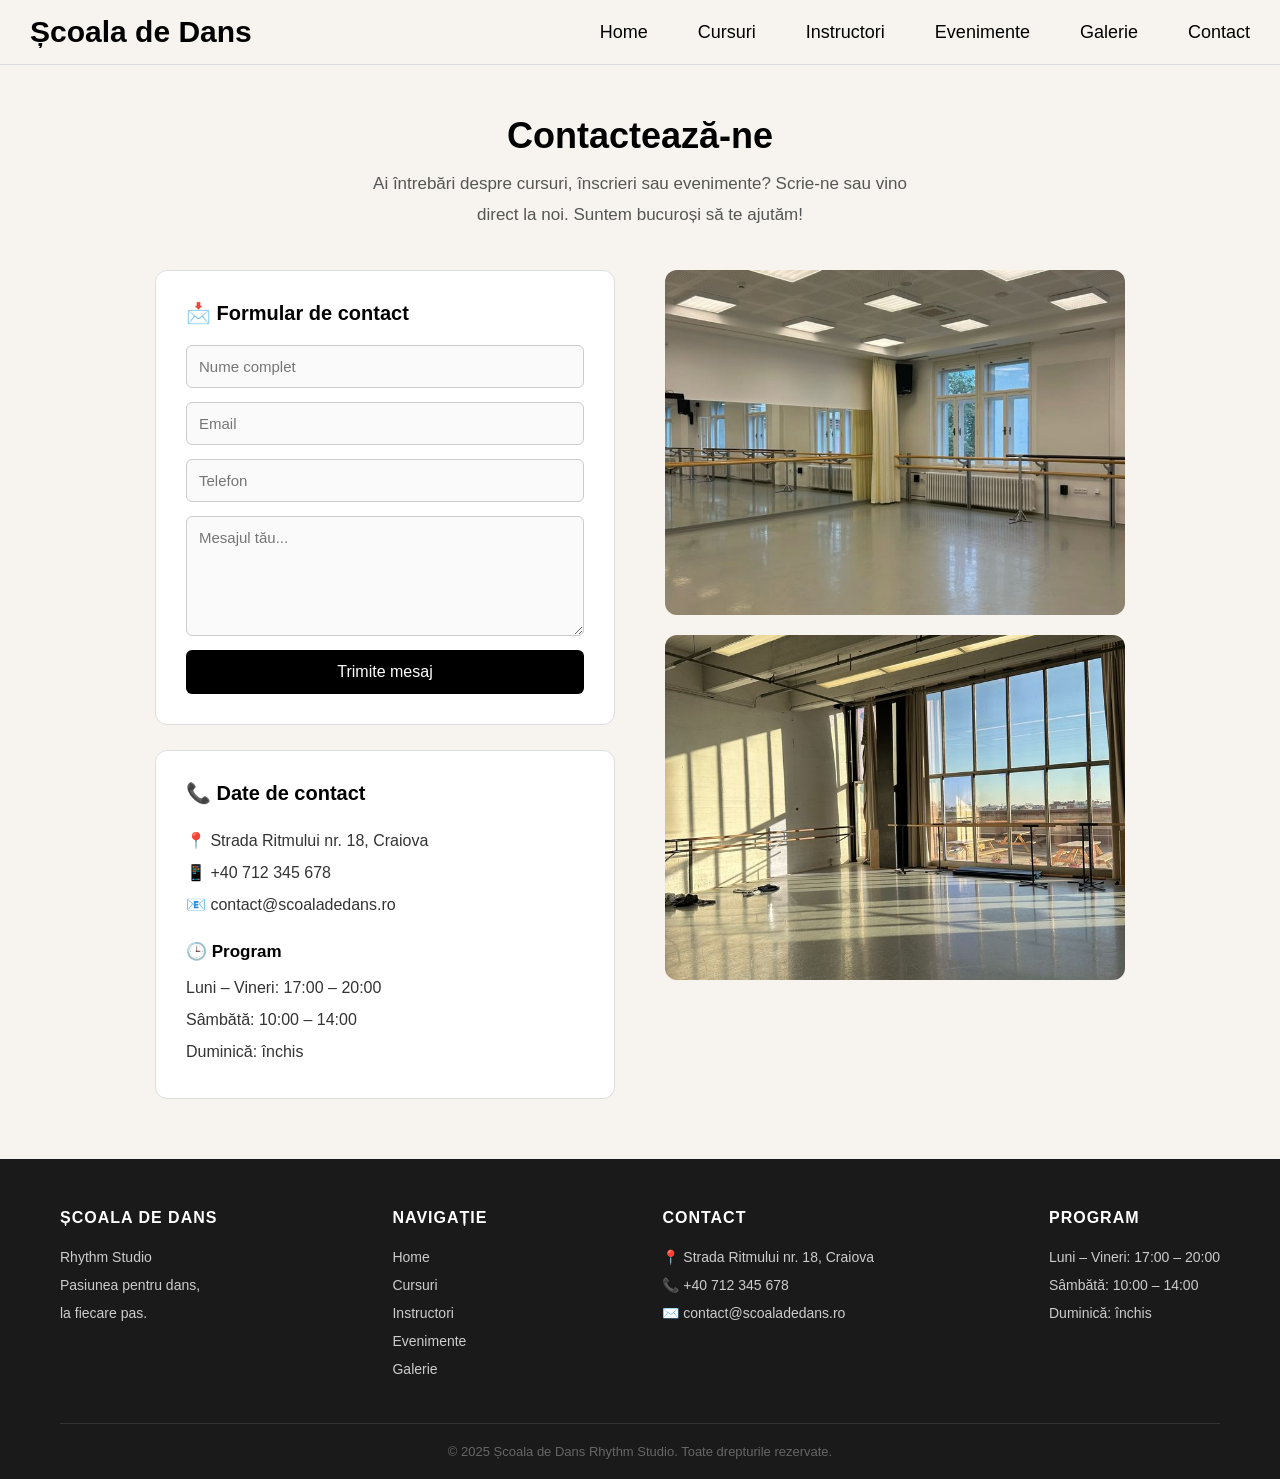
<file: versiunea-html-css/contact.html>
<!DOCTYPE html>
<html lang="ro">
<head>
    <meta charset="UTF-8">
    <meta name="viewport" content="width=device-width, initial-scale=1.0">
    <title>Contact - Școala de Dans</title>
    <link rel="stylesheet" href="contact.css">
</head>

<body>

    <header>
        <div class="logo">Școala de Dans</div>

        <nav>
            <a href="index.html">Home</a>
            <a href="cursuri.html">Cursuri</a>
            <a href="instructorii.html">Instructori</a>
            <a href="evenimente.html">Evenimente</a>
            <a href="galerie.html">Galerie</a>
            <a href="contact.html">Contact</a>
        </nav>
    </header>

    <main>

        <div class="contact-intro">
            <h1>Contactează-ne</h1>
            <p>Ai întrebări despre cursuri, înscrieri sau evenimente? Scrie-ne sau vino direct la noi. Suntem bucuroși să te ajutăm!</p>
        </div>

        <div class="container">

            <div class="left">

                <div class="card">
                    <h2>📩 Formular de contact</h2>
                    <form>
                        <input type="text" placeholder="Nume complet">
                        <input type="email" placeholder="Email">
                        <input type="tel" placeholder="Telefon">
                        <textarea placeholder="Mesajul tău..."></textarea>
                        <button type="submit">Trimite mesaj</button>
                    </form>
                </div>

                <div class="card">
                    <h2>📞 Date de contact</h2>
                    <p>📍 Strada Ritmului nr. 18, Craiova</p>
                    <p>📱 +40 712 345 678</p>
                    <p>📧 contact@scoaladedans.ro</p>
                    <h3>🕒 Program</h3>
                    <p>Luni – Vineri: 17:00 – 20:00<br>Sâmbătă: 10:00 – 14:00<br>Duminică: închis</p>
                </div>

            </div>

            <div class="right">
                <img src="images/ballet studio.jpg" alt="Sala de dans">
                <img src="images/ballet studio-2.jpg" alt="Sala de dans">
            </div>

        </div>

    </main>

    <footer>
        <div class="footer-grid">

            <div class="footer-col">
                <h4>Școala de Dans</h4>
                <p>Rhythm Studio</p>
                <p>Pasiunea pentru dans,<br>la fiecare pas.</p>
            </div>

            <div class="footer-col">
                <h4>Navigație</h4>
                <a href="index.html">Home</a>
                <a href="cursuri.html">Cursuri</a>
                <a href="instructorii.html">Instructori</a>
                <a href="evenimente.html">Evenimente</a>
                <a href="galerie.html">Galerie</a>
            </div>

            <div class="footer-col">
                <h4>Contact</h4>
                <p>📍 Strada Ritmului nr. 18, Craiova</p>
                <p>📞 +40 712 345 678</p>
                <p>✉️ contact@scoaladedans.ro</p>
            </div>

            <div class="footer-col">
                <h4>Program</h4>
                <p>Luni – Vineri: 17:00 – 20:00</p>
                <p>Sâmbătă: 10:00 – 14:00</p>
                <p>Duminică: închis</p>
            </div>

        </div>

        <div class="footer-bottom">
            &copy; 2025 Școala de Dans Rhythm Studio. Toate drepturile rezervate.
        </div>
    </footer>

</body>
</html>
</file>
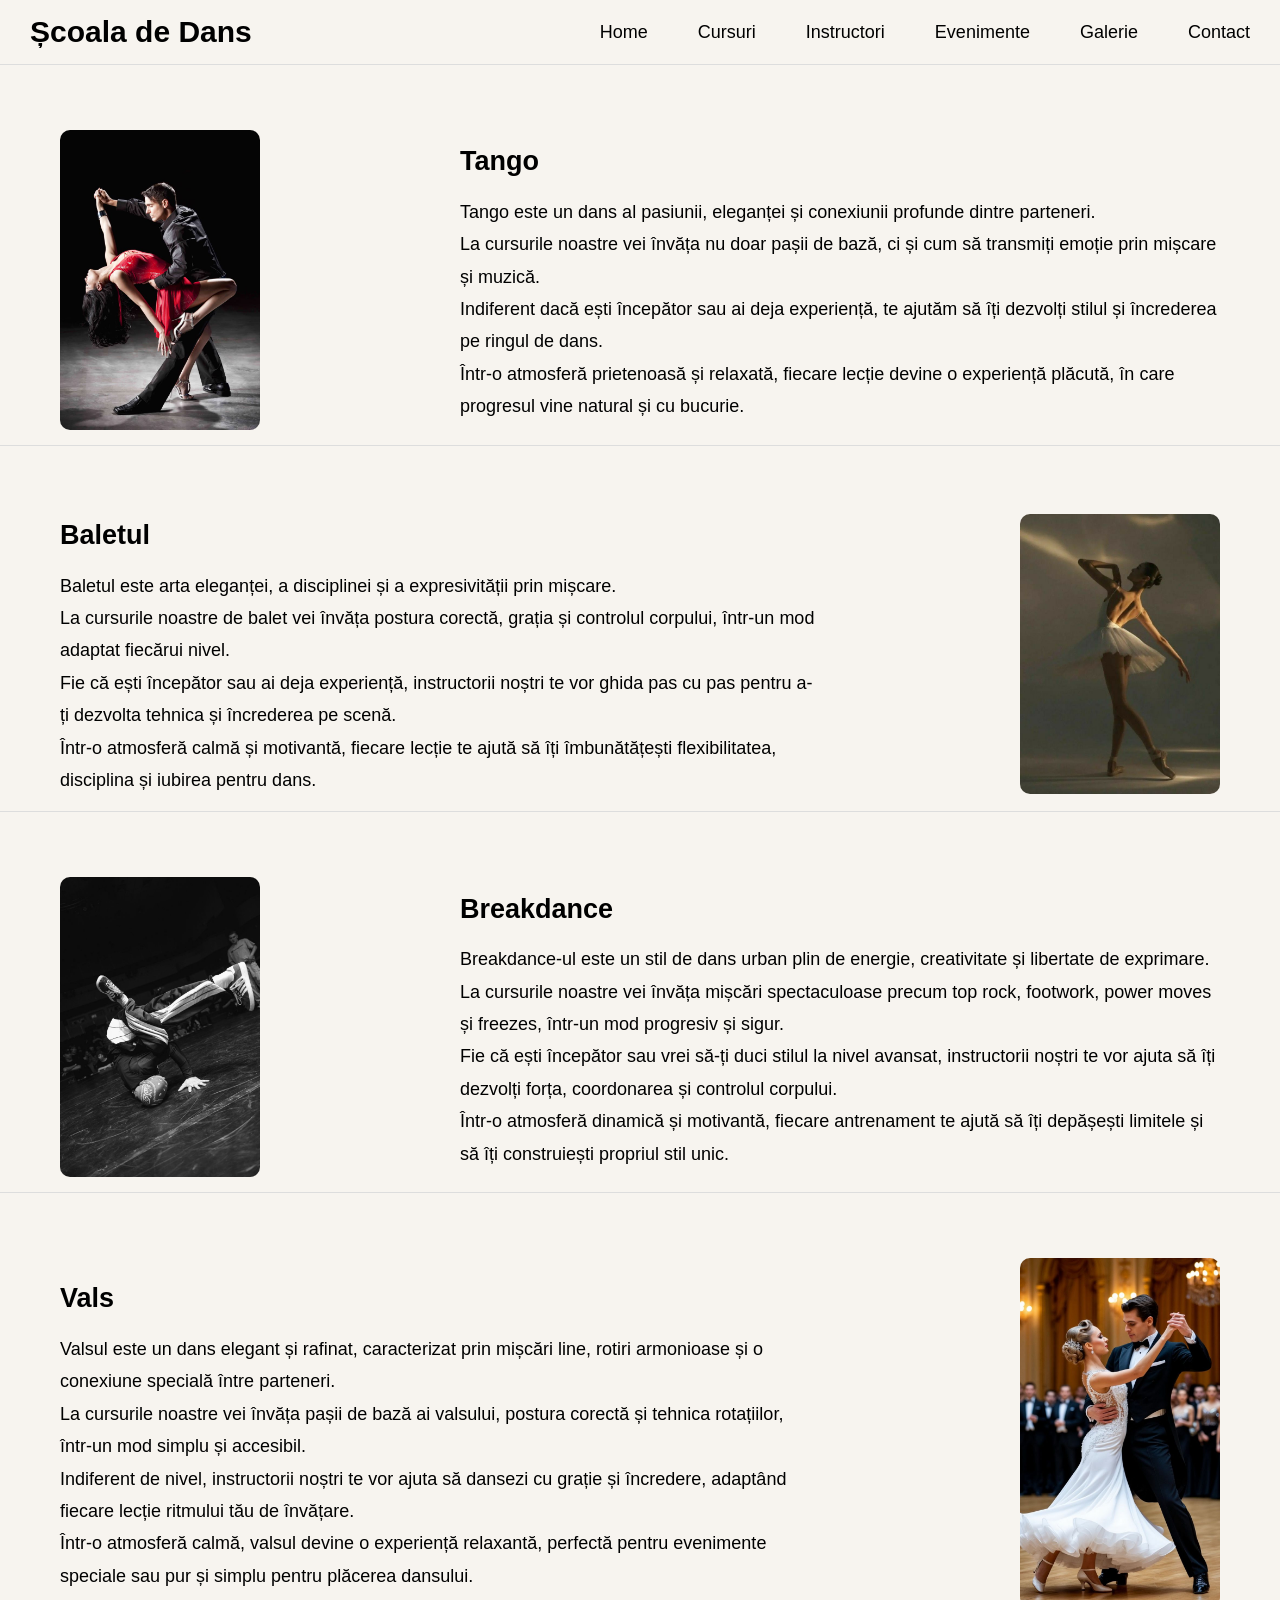
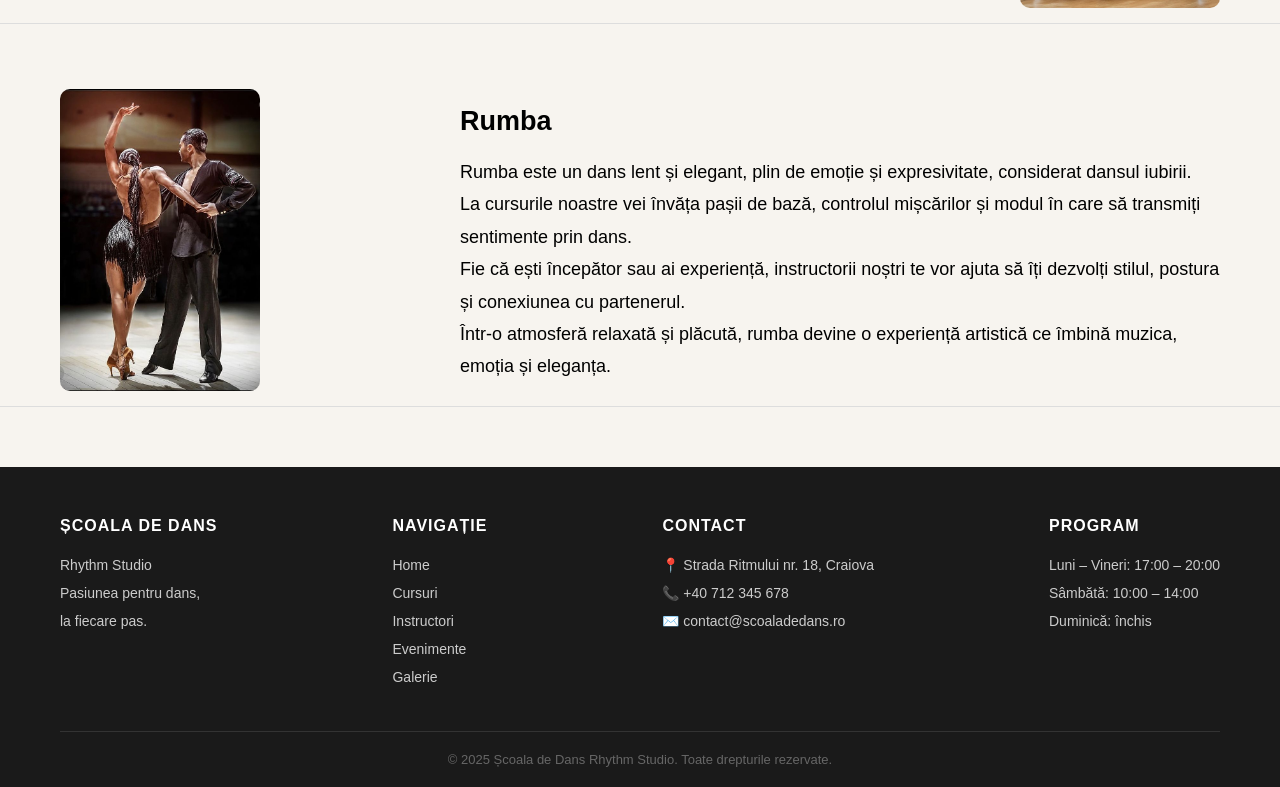
<file: versiunea-html-css/cursuri.html>
<!DOCTYPE html>
<html lang="ro">
<head>
    <meta charset="UTF-8">
    <meta name="viewport" content="width=device-width, initial-scale=1.0">
    <title>Cursuri - Școala de Dans</title>
    <link rel="stylesheet" href="cursuri.css">
</head>

<body>

    <header>
        <div class="logo">Școala de Dans</div>

        <nav>
            <a href="index.html">Home</a>
            <a href="cursuri.html">Cursuri</a>
            <a href="instructorii.html">Instructori</a>
            <a href="evenimente.html">Evenimente</a>
            <a href="galerie.html">Galerie</a>
            <a href="contact.html">Contact</a>
        </nav>
    </header>

    <main>

        <section class="curs">
            <img src="images/Tango.jpg" alt="Tango">
            <div class="curs-text">
                <h2>Tango</h2>
                <p>
                    Tango este un dans al pasiunii, eleganței și conexiunii profunde dintre parteneri. <br>
                    La cursurile noastre vei învăța nu doar pașii de bază, ci și cum să transmiți emoție prin mișcare și muzică. <br>
                    Indiferent dacă ești începător sau ai deja experiență, te ajutăm să îți dezvolți stilul și încrederea pe ringul de dans. <br>
                    Într-o atmosferă prietenoasă și relaxată, fiecare lecție devine o experiență plăcută, în care progresul vine natural și cu bucurie.
                </p>
            </div>
        </section>

        <section class="curs">
            <div class="curs-text">
                <h2>Baletul</h2>
                <p>
                    Baletul este arta eleganței, a disciplinei și a expresivității prin mișcare. <br>
                    La cursurile noastre de balet vei învăța postura corectă, grația și controlul corpului, într-un mod adaptat fiecărui nivel. <br>
                    Fie că ești începător sau ai deja experiență, instructorii noștri te vor ghida pas cu pas pentru a-ți dezvolta tehnica și încrederea pe scenă. <br>
                    Într-o atmosferă calmă și motivantă, fiecare lecție te ajută să îți îmbunătățești flexibilitatea, disciplina și iubirea pentru dans.
                </p>
            </div>
            <img src="images/balet.jpg" alt="Balet">
        </section>

        <section class="curs">
            <img src="images/breakdance.jpg" alt="Breakdance">
            <div class="curs-text">
                <h2>Breakdance</h2>
                <p>
                    Breakdance-ul este un stil de dans urban plin de energie, creativitate și libertate de exprimare. <br>
                    La cursurile noastre vei învăța mișcări spectaculoase precum top rock, footwork, power moves și freezes, într-un mod progresiv și sigur. <br>
                    Fie că ești începător sau vrei să-ți duci stilul la nivel avansat, instructorii noștri te vor ajuta să îți dezvolți forța, coordonarea și controlul corpului. <br>
                    Într-o atmosferă dinamică și motivantă, fiecare antrenament te ajută să îți depășești limitele și să îți construiești propriul stil unic.
                </p>
            </div>
        </section>

        <section class="curs">
            <div class="curs-text">
                <h2>Vals</h2>
                <p>
                    Valsul este un dans elegant și rafinat, caracterizat prin mișcări line, rotiri armonioase și o conexiune specială între parteneri. <br>
                    La cursurile noastre vei învăța pașii de bază ai valsului, postura corectă și tehnica rotațiilor, într-un mod simplu și accesibil. <br>
                    Indiferent de nivel, instructorii noștri te vor ajuta să dansezi cu grație și încredere, adaptând fiecare lecție ritmului tău de învățare. <br>
                    Într-o atmosferă calmă, valsul devine o experiență relaxantă, perfectă pentru evenimente speciale sau pur și simplu pentru plăcerea dansului.
                </p>
            </div>
            <img src="images/vals1.jpg" alt="Vals">
        </section>

        <section class="curs">
            <img src="images/rumba.jpg" alt="Rumba">
            <div class="curs-text">
                <h2>Rumba</h2>
                <p>
                    Rumba este un dans lent și elegant, plin de emoție și expresivitate, considerat dansul iubirii. <br>
                    La cursurile noastre vei învăța pașii de bază, controlul mișcărilor și modul în care să transmiți sentimente prin dans. <br>
                    Fie că ești începător sau ai experiență, instructorii noștri te vor ajuta să îți dezvolți stilul, postura și conexiunea cu partenerul. <br>
                    Într-o atmosferă relaxată și plăcută, rumba devine o experiență artistică ce îmbină muzica, emoția și eleganța.
                </p>
            </div>
        </section>

    </main>

    <footer>
        <div class="footer-grid">

            <div class="footer-col">
                <h4>Școala de Dans</h4>
                <p>Rhythm Studio</p>
                <p>Pasiunea pentru dans,<br>la fiecare pas.</p>
            </div>

            <div class="footer-col">
                <h4>Navigație</h4>
                <a href="index.html">Home</a>
                <a href="cursuri.html">Cursuri</a>
                <a href="instructorii.html">Instructori</a>
                <a href="evenimente.html">Evenimente</a>
                <a href="galerie.html">Galerie</a>
            </div>

            <div class="footer-col">
                <h4>Contact</h4>
                <p>📍 Strada Ritmului nr. 18, Craiova</p>
                <p>📞 +40 712 345 678</p>
                <p>✉️ contact@scoaladedans.ro</p>
            </div>

            <div class="footer-col">
                <h4>Program</h4>
                <p>Luni – Vineri: 17:00 – 20:00</p>
                <p>Sâmbătă: 10:00 – 14:00</p>
                <p>Duminică: închis</p>
            </div>

        </div>

        <div class="footer-bottom">
            &copy; 2025 Școala de Dans Rhythm Studio. Toate drepturile rezervate.
        </div>
    </footer>

</body>
</html>
</file>
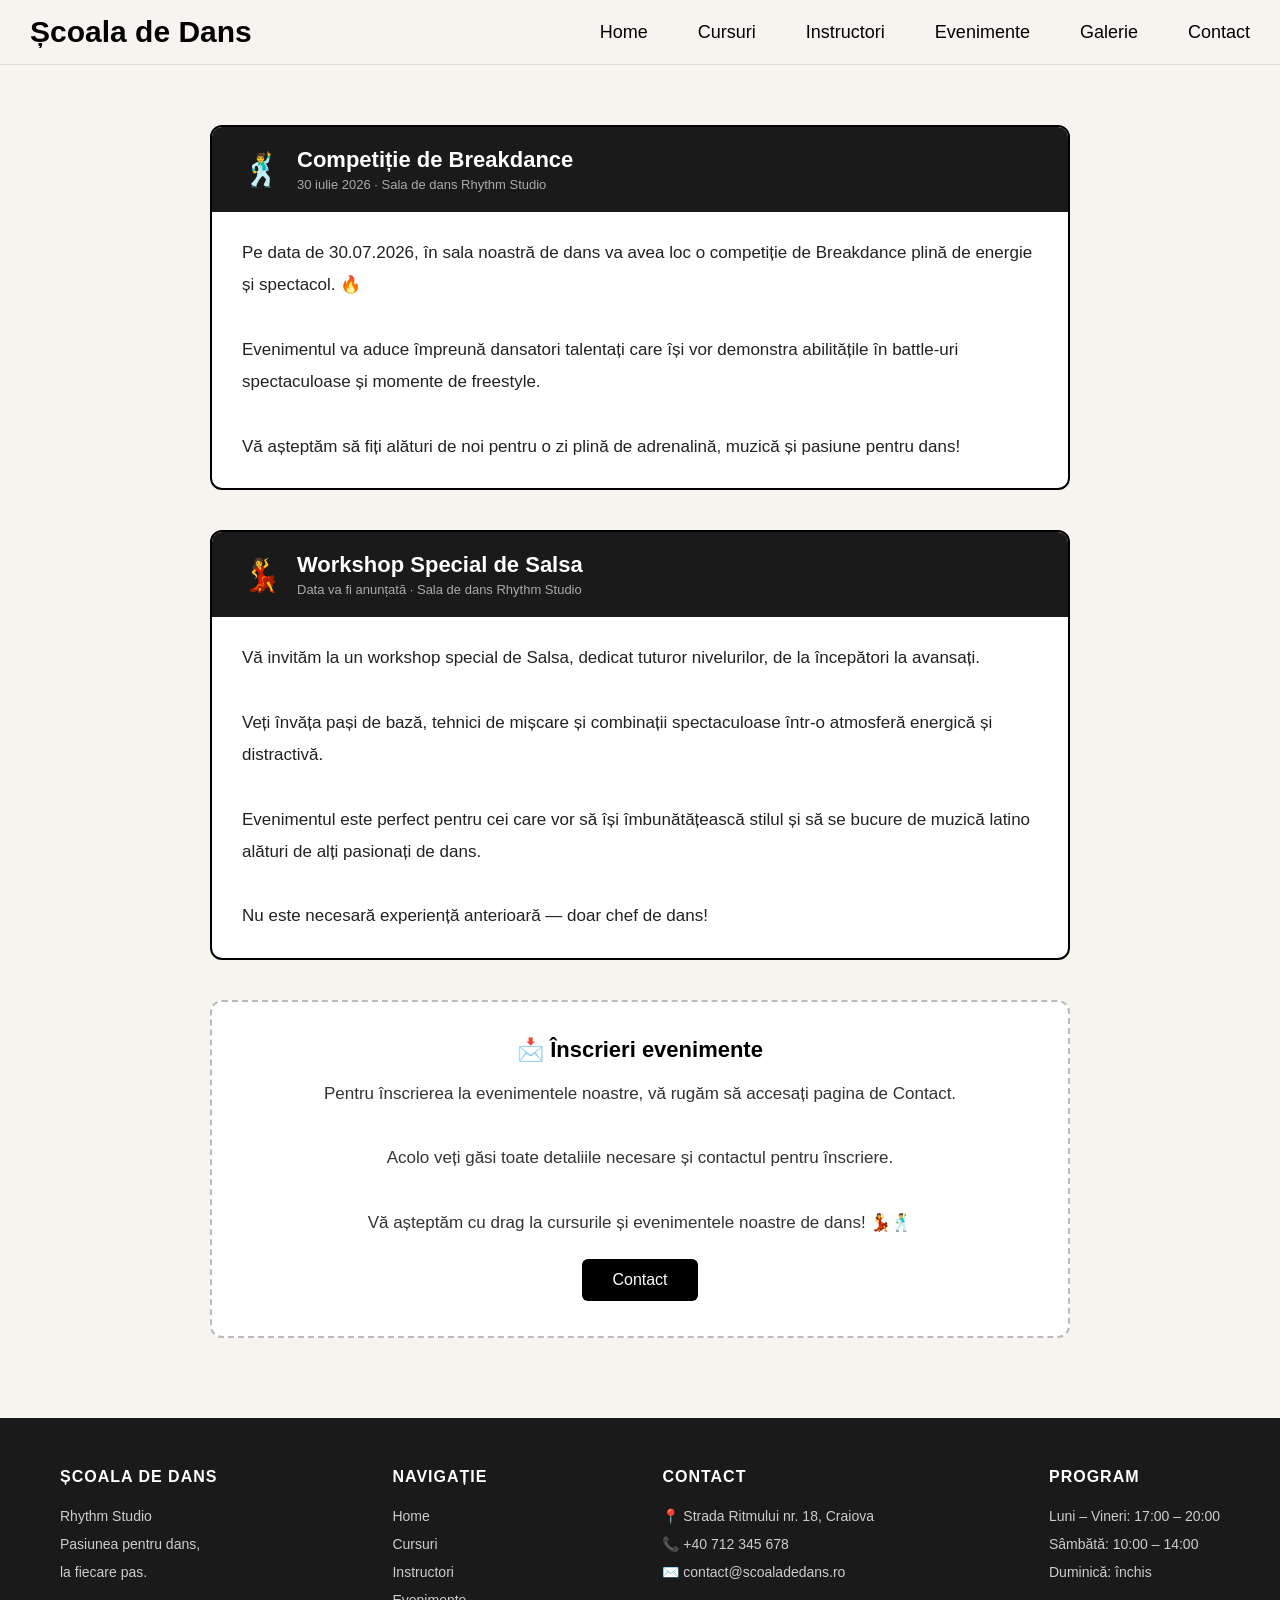
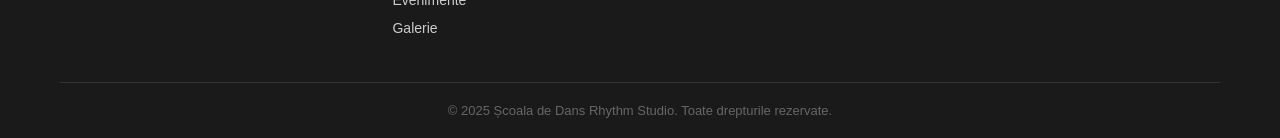
<file: versiunea-html-css/evenimente.html>
<!DOCTYPE html>
<html lang="ro">
<head>
    <meta charset="UTF-8">
    <meta name="viewport" content="width=device-width, initial-scale=1.0">
    <title>Evenimente - Școala de Dans</title>
    <link rel="stylesheet" href="evenimente.css">
</head>

<body>

    <header>
        <div class="logo">Școala de Dans</div>

        <nav>
            <a href="index.html">Home</a>
            <a href="cursuri.html">Cursuri</a>
            <a href="instructorii.html">Instructori</a>
            <a href="evenimente.html">Evenimente</a>
            <a href="galerie.html">Galerie</a>
            <a href="contact.html">Contact</a>
        </nav>
    </header>

    <main>

        <article class="eveniment">
            <div class="eveniment-header">
                <span class="emoji">🕺</span>
                <div>
                    <h2>Competiție de Breakdance</h2>
                    <p class="eveniment-data">30 iulie 2026 · Sala de dans Rhythm Studio</p>
                </div>
            </div>
            <div class="eveniment-body">
                Pe data de 30.07.2026, în sala noastră de dans va avea loc o competiție de Breakdance plină de energie și spectacol. 🔥
                <br><br>
                Evenimentul va aduce împreună dansatori talentați care își vor demonstra abilitățile în battle-uri spectaculoase și momente de freestyle.
                <br><br>
                Vă așteptăm să fiți alături de noi pentru o zi plină de adrenalină, muzică și pasiune pentru dans!
            </div>
        </article>

        <article class="eveniment">
            <div class="eveniment-header">
                <span class="emoji">💃</span>
                <div>
                    <h2>Workshop Special de Salsa</h2>
                    <p class="eveniment-data">Data va fi anunțată · Sala de dans Rhythm Studio</p>
                </div>
            </div>
            <div class="eveniment-body">
                Vă invităm la un workshop special de Salsa, dedicat tuturor nivelurilor, de la începători la avansați.
                <br><br>
                Veți învăța pași de bază, tehnici de mișcare și combinații spectaculoase într-o atmosferă energică și distractivă.
                <br><br>
                Evenimentul este perfect pentru cei care vor să își îmbunătățească stilul și să se bucure de muzică latino alături de alți pasionați de dans.
                <br><br>
                Nu este necesară experiență anterioară — doar chef de dans!
            </div>
        </article>

        <div class="inscrieri">
            <h2>📩 Înscrieri evenimente</h2>
            <p>
                Pentru înscrierea la evenimentele noastre, vă rugăm să accesați pagina de Contact.<br><br>
                Acolo veți găsi toate detaliile necesare și contactul pentru înscriere.<br><br>
                Vă așteptăm cu drag la cursurile și evenimentele noastre de dans! 💃🕺
            </p>
            <a href="contact.html" class="btn-contact">Contact</a>
        </div>

    </main>

    <footer>
        <div class="footer-grid">

            <div class="footer-col">
                <h4>Școala de Dans</h4>
                <p>Rhythm Studio</p>
                <p>Pasiunea pentru dans,<br>la fiecare pas.</p>
            </div>

            <div class="footer-col">
                <h4>Navigație</h4>
                <a href="index.html">Home</a>
                <a href="cursuri.html">Cursuri</a>
                <a href="instructorii.html">Instructori</a>
                <a href="evenimente.html">Evenimente</a>
                <a href="galerie.html">Galerie</a>
            </div>

            <div class="footer-col">
                <h4>Contact</h4>
                <p>📍 Strada Ritmului nr. 18, Craiova</p>
                <p>📞 +40 712 345 678</p>
                <p>✉️ contact@scoaladedans.ro</p>
            </div>

            <div class="footer-col">
                <h4>Program</h4>
                <p>Luni – Vineri: 17:00 – 20:00</p>
                <p>Sâmbătă: 10:00 – 14:00</p>
                <p>Duminică: închis</p>
            </div>

        </div>

        <div class="footer-bottom">
            &copy; 2025 Școala de Dans Rhythm Studio. Toate drepturile rezervate.
        </div>
    </footer>

</body>
</html>
</file>
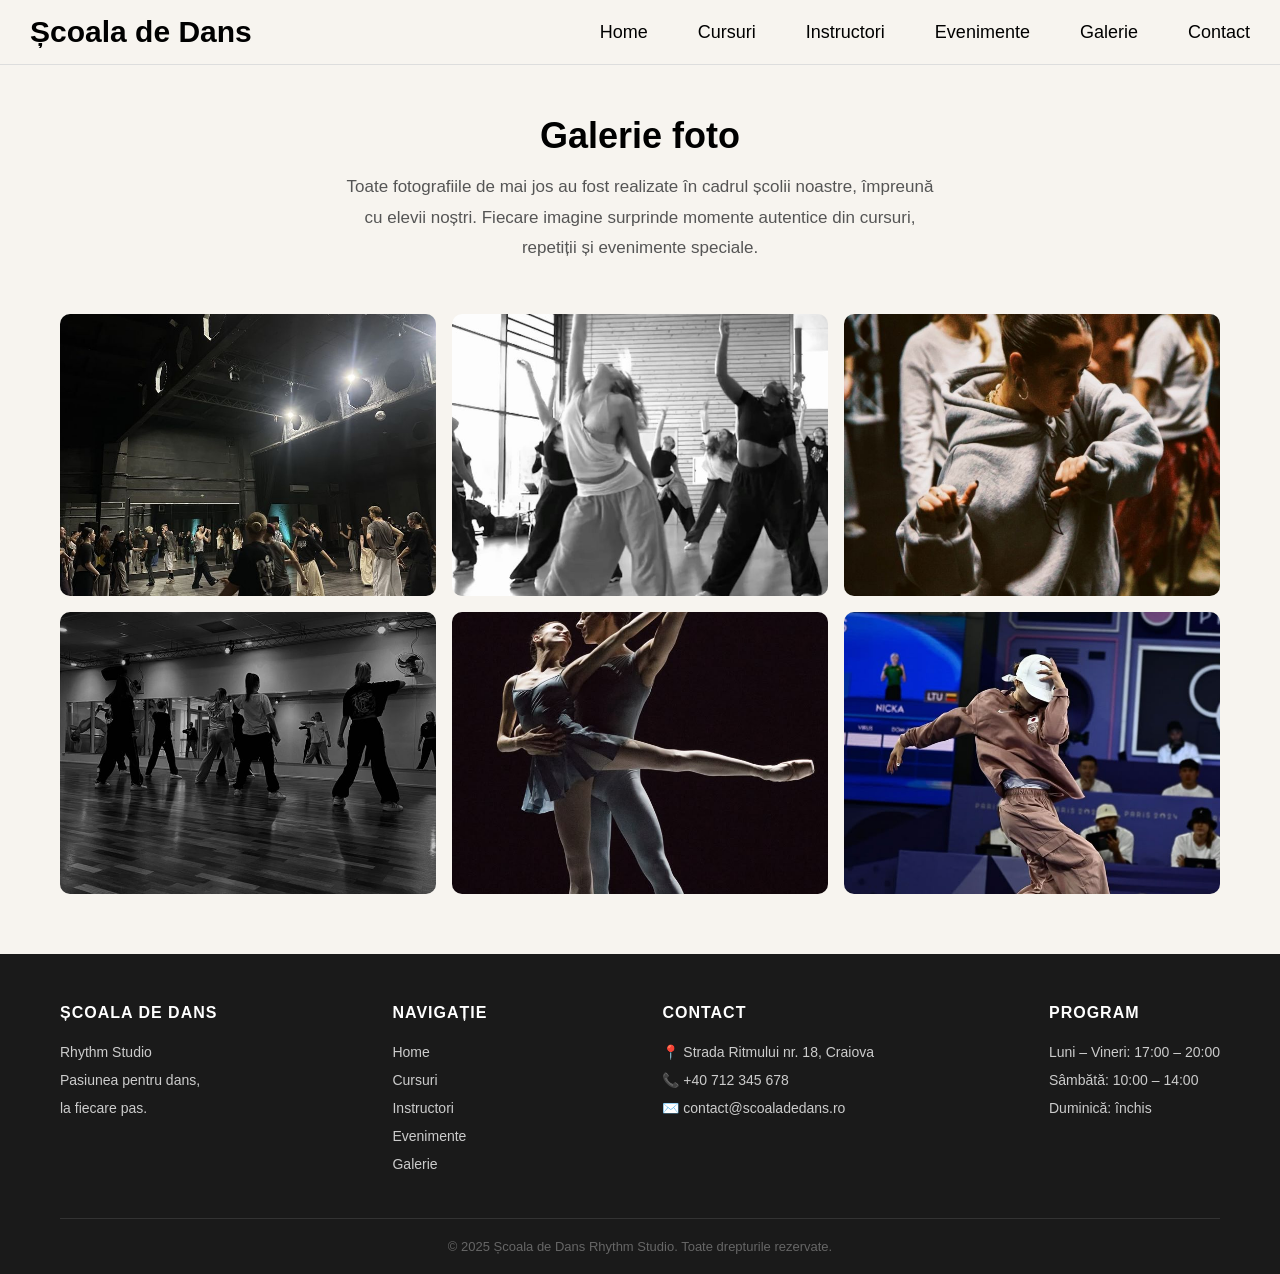
<file: versiunea-html-css/galerie.html>
<!DOCTYPE html>
<html lang="ro">
<head>
    <meta charset="UTF-8">
    <meta name="viewport" content="width=device-width, initial-scale=1.0">
    <title>Galerie - Școala de Dans</title>
    <link rel="stylesheet" href="galerie.css">
</head>

<body>

    <header>
        <div class="logo">Școala de Dans</div>

        <nav>
            <a href="index.html">Home</a>
            <a href="cursuri.html">Cursuri</a>
            <a href="instructorii.html">Instructori</a>
            <a href="evenimente.html">Evenimente</a>
            <a href="galerie.html">Galerie</a>
            <a href="contact.html">Contact</a>
        </nav>
    </header>

    <main>

        <div class="galerie-intro">
            <h1>Galerie foto</h1>
            <p>Toate fotografiile de mai jos au fost realizate în cadrul școlii noastre, împreună cu elevii noștri. Fiecare imagine surprinde momente autentice din cursuri, repetiții și evenimente speciale.</p>
        </div>

        <div class="galerie-grid">
            <img src="images/gal1.jpg" alt="Foto galerie 1">
            <img src="images/gal2.jpg" alt="Foto galerie 2">
            <img src="images/gal3.jpg" alt="Foto galerie 3">
            <img src="images/gal4.jpg" alt="Foto galerie 4">
            <img src="images/gal5.jpg" alt="Foto galerie 5">
            <img src="images/gal6.jpg" alt="Foto galerie 6">
        </div>

    </main>

    <footer>
        <div class="footer-grid">

            <div class="footer-col">
                <h4>Școala de Dans</h4>
                <p>Rhythm Studio</p>
                <p>Pasiunea pentru dans,<br>la fiecare pas.</p>
            </div>

            <div class="footer-col">
                <h4>Navigație</h4>
                <a href="index.html">Home</a>
                <a href="cursuri.html">Cursuri</a>
                <a href="instructorii.html">Instructori</a>
                <a href="evenimente.html">Evenimente</a>
                <a href="galerie.html">Galerie</a>
            </div>

            <div class="footer-col">
                <h4>Contact</h4>
                <p>📍 Strada Ritmului nr. 18, Craiova</p>
                <p>📞 +40 712 345 678</p>
                <p>✉️ contact@scoaladedans.ro</p>
            </div>

            <div class="footer-col">
                <h4>Program</h4>
                <p>Luni – Vineri: 17:00 – 20:00</p>
                <p>Sâmbătă: 10:00 – 14:00</p>
                <p>Duminică: închis</p>
            </div>

        </div>

        <div class="footer-bottom">
            &copy; 2025 Școala de Dans Rhythm Studio. Toate drepturile rezervate.
        </div>
    </footer>

</body>
</html>
</file>
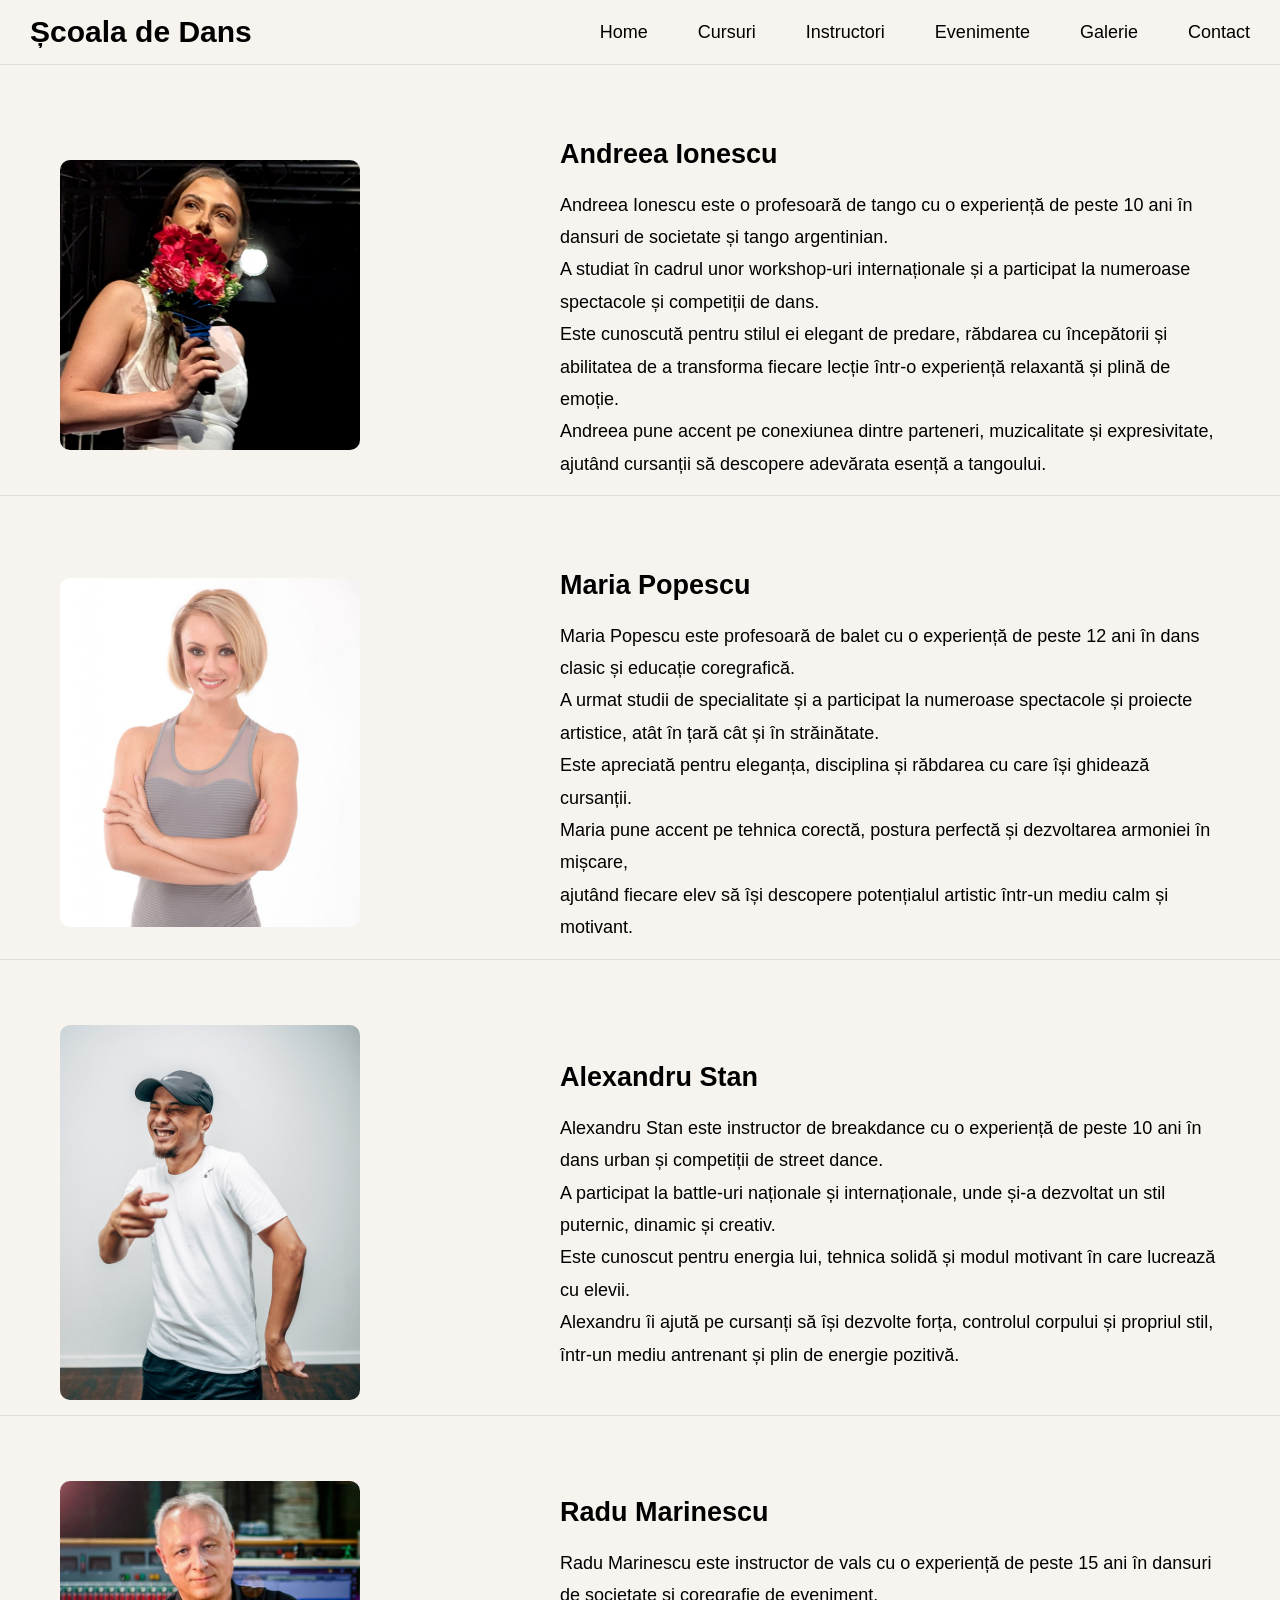
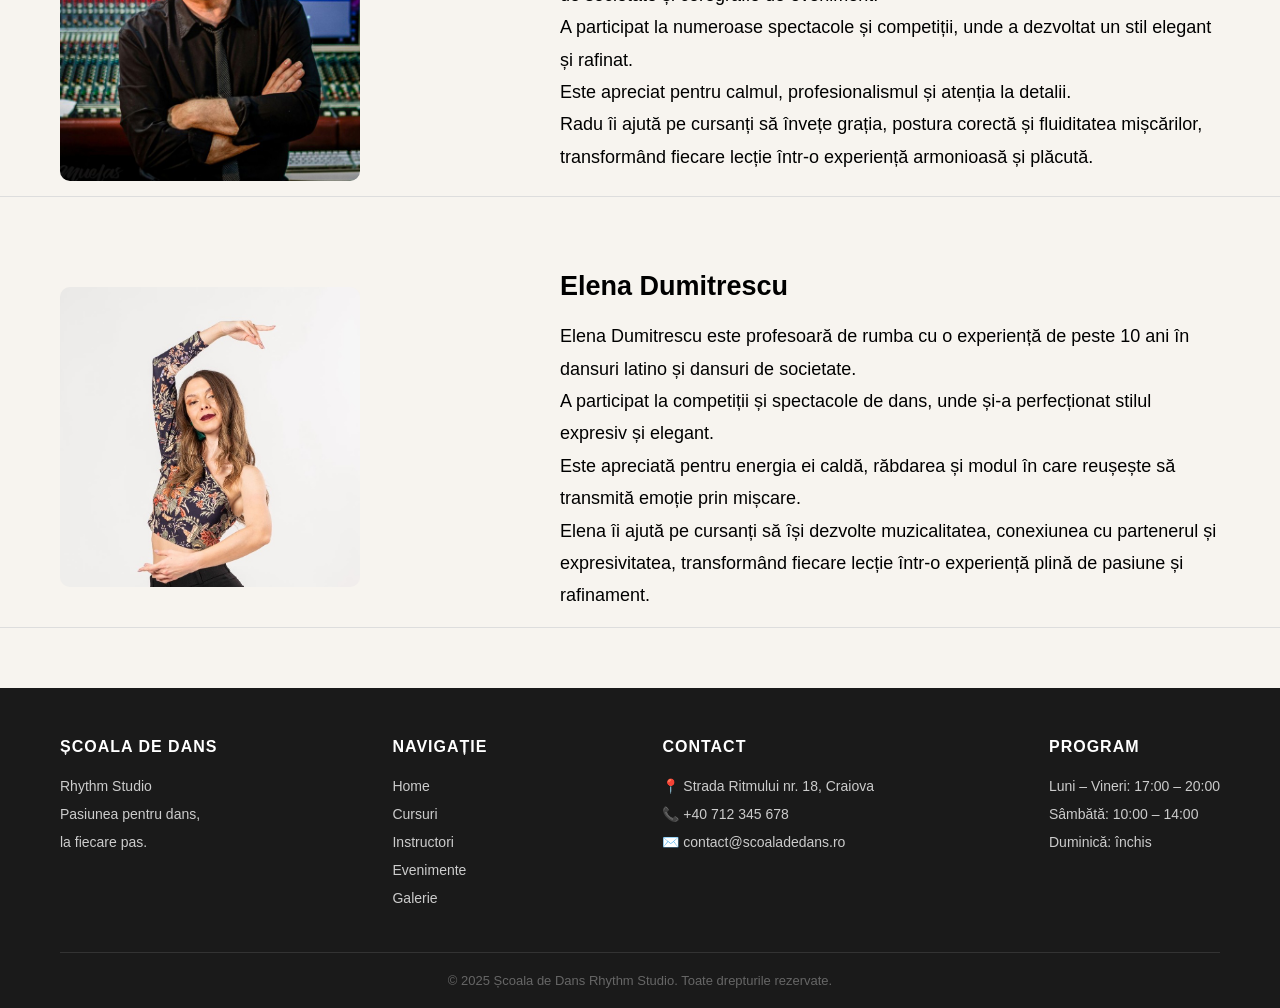
<file: versiunea-html-css/instructorii.html>
<!DOCTYPE html>
<html lang="ro">
<head>
    <meta charset="UTF-8">
    <meta name="viewport" content="width=device-width, initial-scale=1.0">
    <title>Instructori - Școala de Dans</title>
    <link rel="stylesheet" href="instructori.css">
</head>

<body>

    <header>
        <div class="logo">Școala de Dans</div>

        <nav>
            <a href="index.html">Home</a>
            <a href="cursuri.html">Cursuri</a>
            <a href="instructorii.html">Instructori</a>
            <a href="evenimente.html">Evenimente</a>
            <a href="galerie.html">Galerie</a>
            <a href="contact.html">Contact</a>
        </nav>
    </header>

    <main>

        <section class="instructor">
            <img src="images/tangoinstr.png" alt="Andreea Ionescu">
            <div class="instructor-text">
                <h2>Andreea Ionescu</h2>
                <p>
                    Andreea Ionescu este o profesoară de tango cu o experiență de peste 10 ani în dansuri de societate și tango argentinian.<br>
                    A studiat în cadrul unor workshop-uri internaționale și a participat la numeroase spectacole și competiții de dans.<br>
                    Este cunoscută pentru stilul ei elegant de predare, răbdarea cu începătorii și abilitatea de a transforma fiecare lecție într-o experiență relaxantă și plină de emoție.<br>
                    Andreea pune accent pe conexiunea dintre parteneri, muzicalitate și expresivitate, ajutând cursanții să descopere adevărata esență a tangoului.
                </p>
            </div>
        </section>

        <section class="instructor">
            <img src="images/balletins.jpg" alt="Maria Popescu">
            <div class="instructor-text">
                <h2>Maria Popescu</h2>
                <p>
                    Maria Popescu este profesoară de balet cu o experiență de peste 12 ani în dans clasic și educație coregrafică.<br>
                    A urmat studii de specialitate și a participat la numeroase spectacole și proiecte artistice, atât în țară cât și în străinătate.<br>
                    Este apreciată pentru eleganța, disciplina și răbdarea cu care își ghidează cursanții.<br>
                    Maria pune accent pe tehnica corectă, postura perfectă și dezvoltarea armoniei în mișcare,<br>
                    ajutând fiecare elev să își descopere potențialul artistic într-un mediu calm și motivant.
                </p>
            </div>
        </section>

        <section class="instructor">
            <img src="images/breakdancein.jpg" alt="Alexandru Stan">
            <div class="instructor-text">
                <h2>Alexandru Stan</h2>
                <p>
                    Alexandru Stan este instructor de breakdance cu o experiență de peste 10 ani în dans urban și competiții de street dance.<br>
                    A participat la battle-uri naționale și internaționale, unde și-a dezvoltat un stil puternic, dinamic și creativ.<br>
                    Este cunoscut pentru energia lui, tehnica solidă și modul motivant în care lucrează cu elevii.<br>
                    Alexandru îi ajută pe cursanți să își dezvolte forța, controlul corpului și propriul stil, într-un mediu antrenant și plin de energie pozitivă.
                </p>
            </div>
        </section>

        <section class="instructor">
            <img src="images/valsin.jpg" alt="Radu Marinescu">
            <div class="instructor-text">
                <h2>Radu Marinescu</h2>
                <p>
                    Radu Marinescu este instructor de vals cu o experiență de peste 15 ani în dansuri de societate și coregrafie de eveniment.<br>
                    A participat la numeroase spectacole și competiții, unde a dezvoltat un stil elegant și rafinat.<br>
                    Este apreciat pentru calmul, profesionalismul și atenția la detalii.<br>
                    Radu îi ajută pe cursanți să învețe grația, postura corectă și fluiditatea mișcărilor, transformând fiecare lecție într-o experiență armonioasă și plăcută.
                </p>
            </div>
        </section>

        <section class="instructor">
            <img src="images/rumbain.jpg" alt="Elena Dumitrescu">
            <div class="instructor-text">
                <h2>Elena Dumitrescu</h2>
                <p>
                    Elena Dumitrescu este profesoară de rumba cu o experiență de peste 10 ani în dansuri latino și dansuri de societate.<br>
                    A participat la competiții și spectacole de dans, unde și-a perfecționat stilul expresiv și elegant.<br>
                    Este apreciată pentru energia ei caldă, răbdarea și modul în care reușește să transmită emoție prin mișcare.<br>
                    Elena îi ajută pe cursanți să își dezvolte muzicalitatea, conexiunea cu partenerul și expresivitatea, transformând fiecare lecție într-o experiență plină de pasiune și rafinament.
                </p>
            </div>
        </section>

    </main>

    <footer>
        <div class="footer-grid">

            <div class="footer-col">
                <h4>Școala de Dans</h4>
                <p>Rhythm Studio</p>
                <p>Pasiunea pentru dans,<br>la fiecare pas.</p>
            </div>

            <div class="footer-col">
                <h4>Navigație</h4>
                <a href="index.html">Home</a>
                <a href="cursuri.html">Cursuri</a>
                <a href="instructorii.html">Instructori</a>
                <a href="evenimente.html">Evenimente</a>
                <a href="galerie.html">Galerie</a>
            </div>

            <div class="footer-col">
                <h4>Contact</h4>
                <p>📍 Strada Ritmului nr. 18, Craiova</p>
                <p>📞 +40 712 345 678</p>
                <p>✉️ contact@scoaladedans.ro</p>
            </div>

            <div class="footer-col">
                <h4>Program</h4>
                <p>Luni – Vineri: 17:00 – 20:00</p>
                <p>Sâmbătă: 10:00 – 14:00</p>
                <p>Duminică: închis</p>
            </div>

        </div>

        <div class="footer-bottom">
            &copy; 2025 Școala de Dans Rhythm Studio. Toate drepturile rezervate.
        </div>
    </footer>

</body>
</html>
</file>
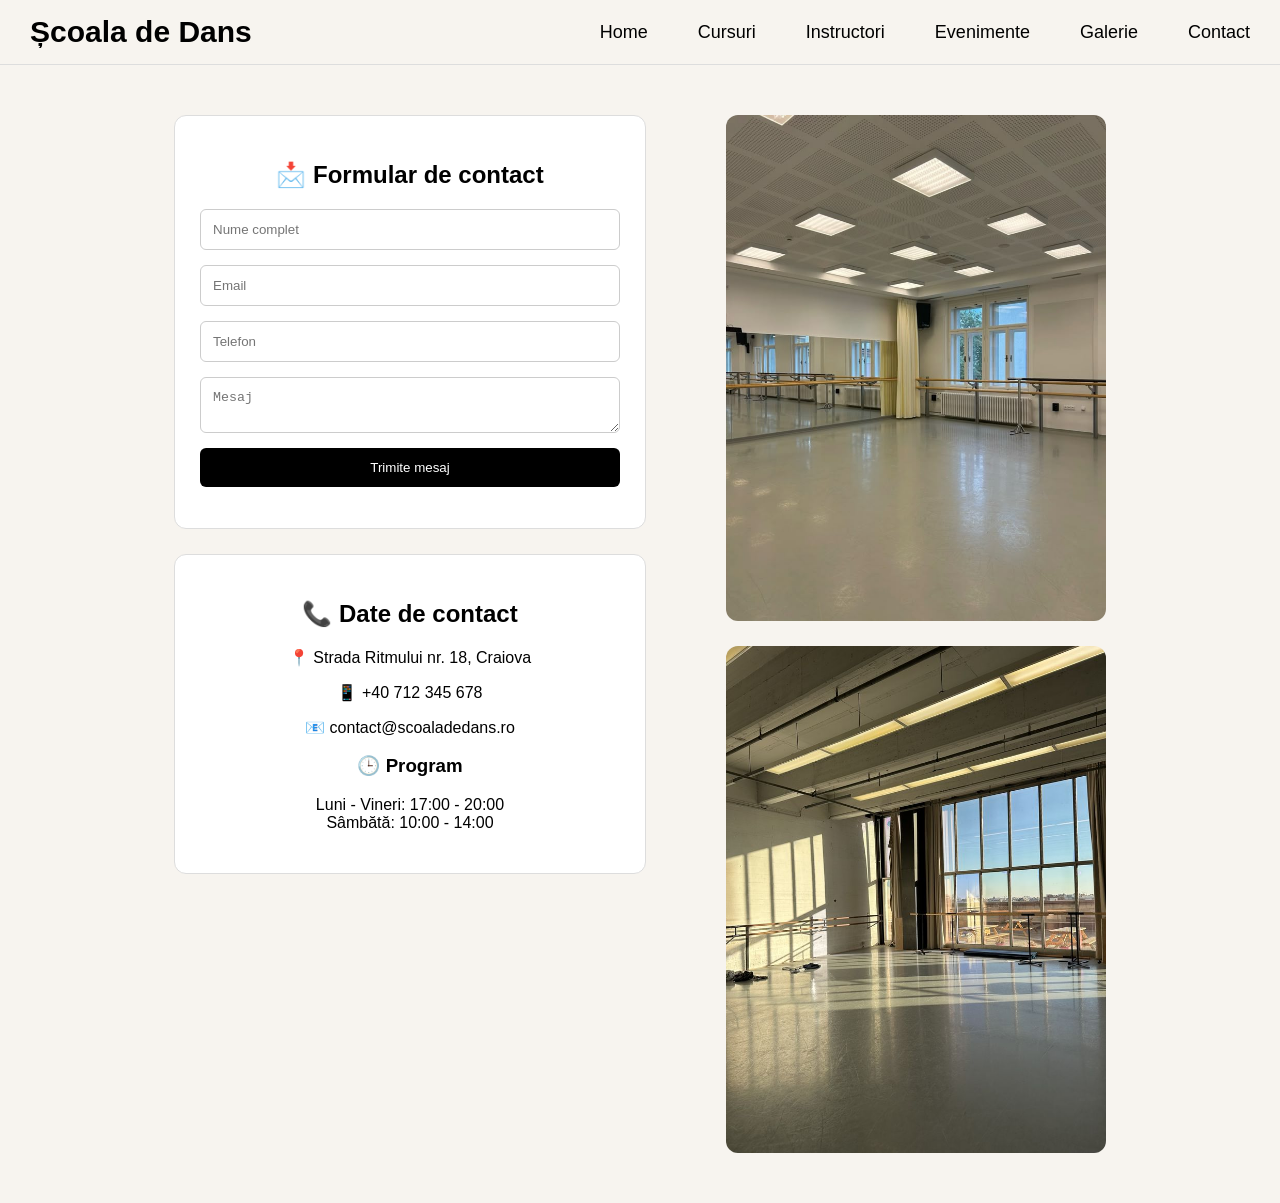
<file: versiunea-html-only/contact.html>
<html lang="ro">
<head>
    <meta charset="UTF-8">
    <meta name="viewport" content="width=device-width, initial-scale=1.0">
    <title>Școala de Dans</title>

    <style>
        body {
            margin: 0;
            font-family: Arial, sans-serif;
            background: #F7F4EF;
            color: black;
        }

        nav a {
            color: black;
            text-decoration: none;
        }

        nav a:hover {
            text-decoration: underline;
        }

        .container {
            display: flex;
            justify-content: center;
            align-items: flex-start;
            gap: 80px;
            padding: 50px 40px;
        }

        .left, .right {
            display: flex;
            flex-direction: column;
            gap: 25px;
        }

        .card {
            width: 420px;
            padding: 25px;
            text-align: center;
            border: 1px solid #ddd;
            border-radius: 12px;
            background: #fff;
        }

        input, textarea {
            width: 100%;
            padding: 12px;
            border: 1px solid #ccc;
            border-radius: 6px;
            box-sizing: border-box;
        }

        button {
            background: black;
            color: white;
            padding: 12px;
            border: none;
            border-radius: 6px;
            cursor: pointer;
        }

        button:hover {
            opacity: 0.85;
        }

        .right img {
            width: 380px;
            border-radius: 12px;
        }
    </style>
</head>

<body>


<div style="display:flex; justify-content:space-between; align-items:center; padding:15px 30px; border-bottom:1px solid #ddd;">
    <div style="font-size:30px; font-weight:bold;">
        Școala de Dans
    </div>

    <nav style="display:flex; gap:50px; font-size:18px;">
        <a href="index.html">Home</a>
        <a href="cursuri.html">Cursuri</a>
        <a href="instructorii.html">Instructori</a>
        <a href="evenimente.html">Evenimente</a>
        <a href="galerie.html">Galerie</a>
        <a href="contact.html">Contact</a>
    </nav>
</div>


<div class="container">

    
    <div class="left">

        <div class="card">
            <h2>📩 Formular de contact</h2>

            <form style="display:flex; flex-direction:column; gap:15px; margin-top:15px;">

                <input type="text" placeholder="Nume complet">
                <input type="email" placeholder="Email">
                <input type="tel" placeholder="Telefon">
                <textarea placeholder="Mesaj"></textarea>

                <button>Trimite mesaj</button>

            </form>
        </div>

        <div class="card">
            <h2>📞 Date de contact</h2>

            <p>📍 Strada Ritmului nr. 18, Craiova</p>
            <p>📱 +40 712 345 678</p>
            <p>📧 contact@scoaladedans.ro</p>

            <h3>🕒 Program</h3>
            <p>Luni - Vineri: 17:00 - 20:00<br>Sâmbătă: 10:00 - 14:00</p>
        </div>

    </div>

    
    <div class="right">
        <img src="images/ballet studio.jpg">
        <img src="images/ballet studio-2.jpg">
    </div>

</div>

</body>
</html>
</file>
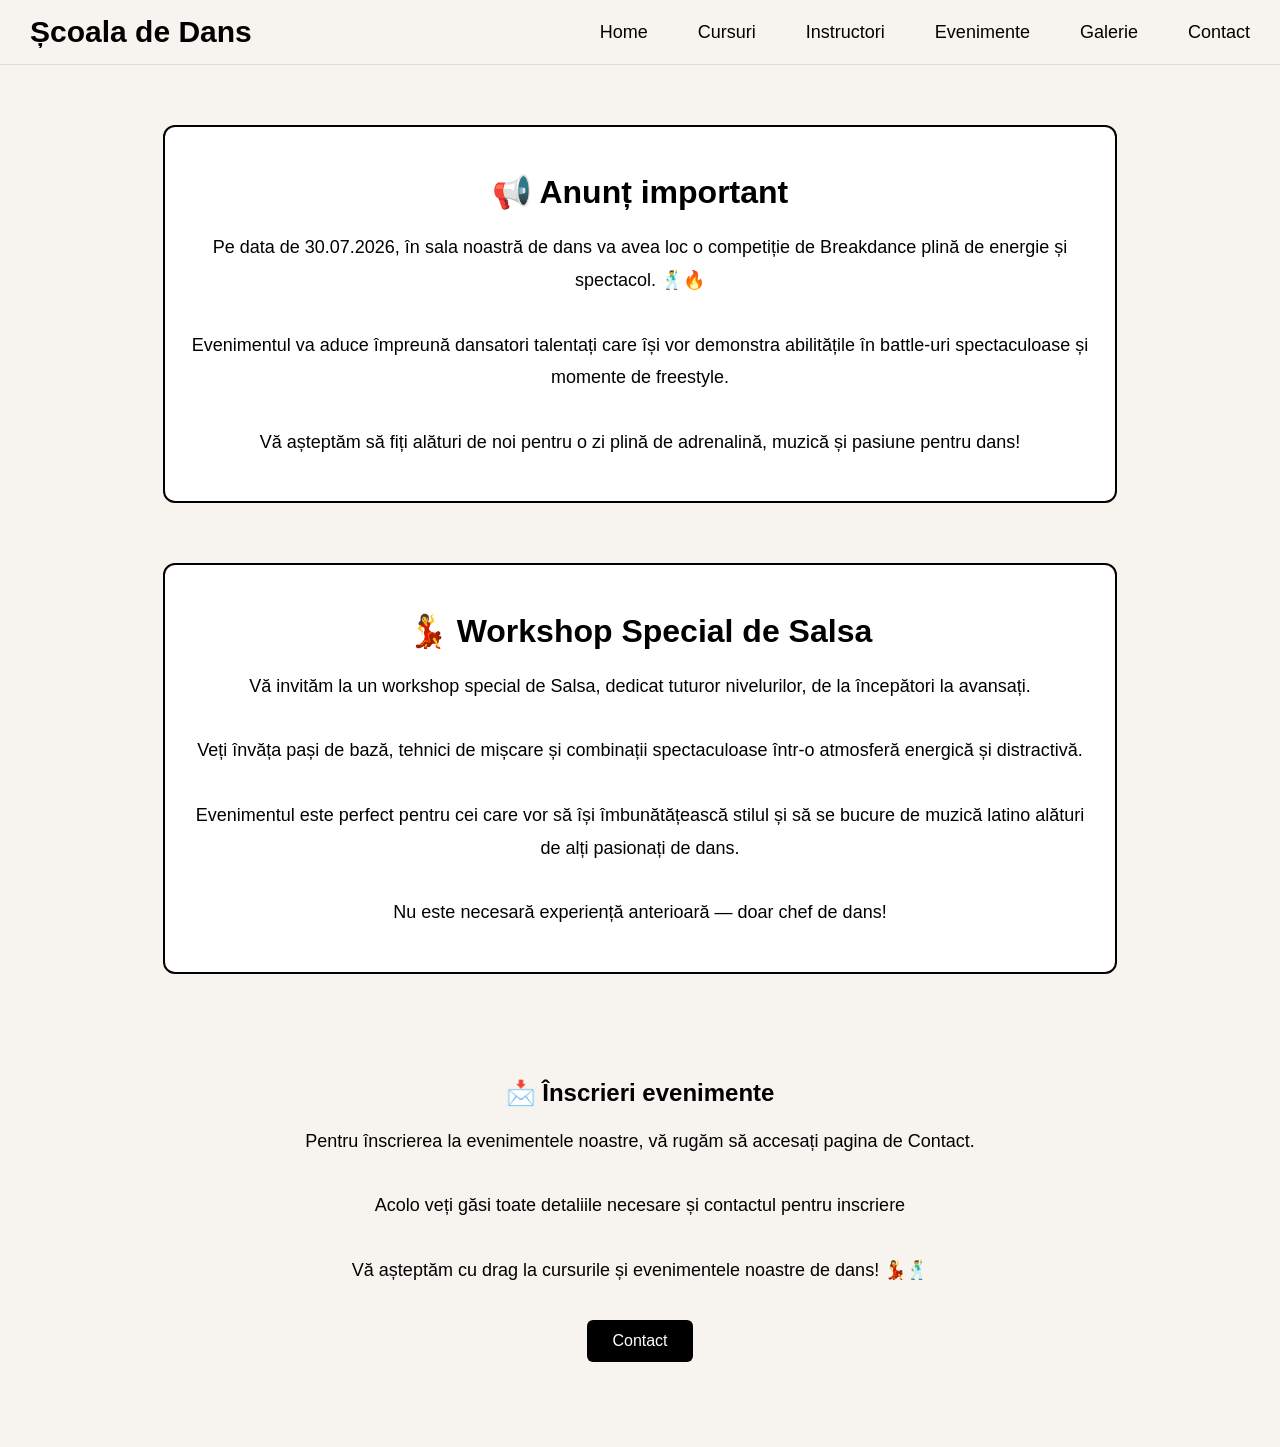
<file: versiunea-html-only/evenimente.html>
<html lang="en">
<head>
    <meta charset="UTF-8">
    <meta name="viewport" content="width=device-width, initial-scale=1.0">
    <title>Școala de Dans</title>

    <style>
        body {
            margin: 0;
            font-family: Arial, sans-serif;
            background: #F7F4EF;
            color: black;
        }

        nav a {
            color: black;
            text-decoration: none;
        }

        nav a:hover {
            text-decoration: underline;
        }
    </style>
</head>
<body>

    <div style="display:flex; justify-content:space-between; align-items:center; padding:15px 30px; border-bottom:1px solid #ddd;">
        <div style="font-size:30px; font-weight:bold;">
            Școala de Dans
        </div>

        <nav style="display:flex; gap:50px; font-size:18px;">
            <a href="index.html">Home</a>
            <a href="cursuri.html">Cursuri</a>
            <a href="instructorii.html">Instructori</a>
            <a href="evenimente.html">Evenimente</a>
            <a href="galerie.html">Galerie</a>
            <a href="contact.html">Contact</a>
        </nav>
    </div>

    <div style="max-width:900px; margin:60px auto; padding:25px; border:2px solid #000; border-radius:12px; background:#fff;">

        <h1 style="text-align:center; margin-bottom:20px;">
            📢 Anunț important
        </h1>

        <p style="font-size:18px; line-height:1.8; text-align:center;">
            Pe data de 30.07.2026, în sala noastră de dans va avea loc o competiție de Breakdance plină de energie și spectacol. 🕺🔥 <br><br>

            Evenimentul va aduce împreună dansatori talentați care își vor demonstra abilitățile în battle-uri spectaculoase și momente de freestyle.<br><br>

            Vă așteptăm să fiți alături de noi pentru o zi plină de adrenalină, muzică și pasiune pentru dans!
        </p>

    </div>

    <div style="max-width:900px; margin:60px auto; padding:25px; border:2px solid #000; border-radius:12px; background:#fff; text-align:center;">

    <h1 style="margin-bottom:20px;">
        💃 Workshop Special de Salsa
    </h1>

        <p style="font-size:18px; line-height:1.8;">
            Vă invităm la un workshop special de Salsa, dedicat tuturor nivelurilor, de la începători la avansați. <br><br>

            Veți învăța pași de bază, tehnici de mișcare și combinații spectaculoase într-o atmosferă energică și distractivă. <br><br>

            Evenimentul este perfect pentru cei care vor să își îmbunătățească stilul și să se bucure de muzică latino alături de alți pasionați de dans. <br><br>

            Nu este necesară experiență anterioară — doar chef de dans!
        </p>

    </div>

    <div style="max-width:900px; margin:60px auto; padding:25px; text-align:center; background:transparent;">

        <h2 style="margin-bottom:15px;">
            📩 Înscrieri evenimente
        </h2>

        <p style="font-size:18px; line-height:1.8;">
            Pentru înscrierea la evenimentele noastre, vă rugăm să accesați pagina de Contact. <br><br>
            Acolo veți găsi toate detaliile necesare și contactul pentru inscriere <br><br>
            Vă așteptăm cu drag la cursurile și evenimentele noastre de dans! 💃🕺
        </p>

        <a href="contact.html" style="display:inline-block; margin-top:15px; background:black; color:white; padding:12px 25px; text-decoration:none; border-radius:6px;">
            Contact
        </a>

    </div>



    


</body>
</html>
</file>
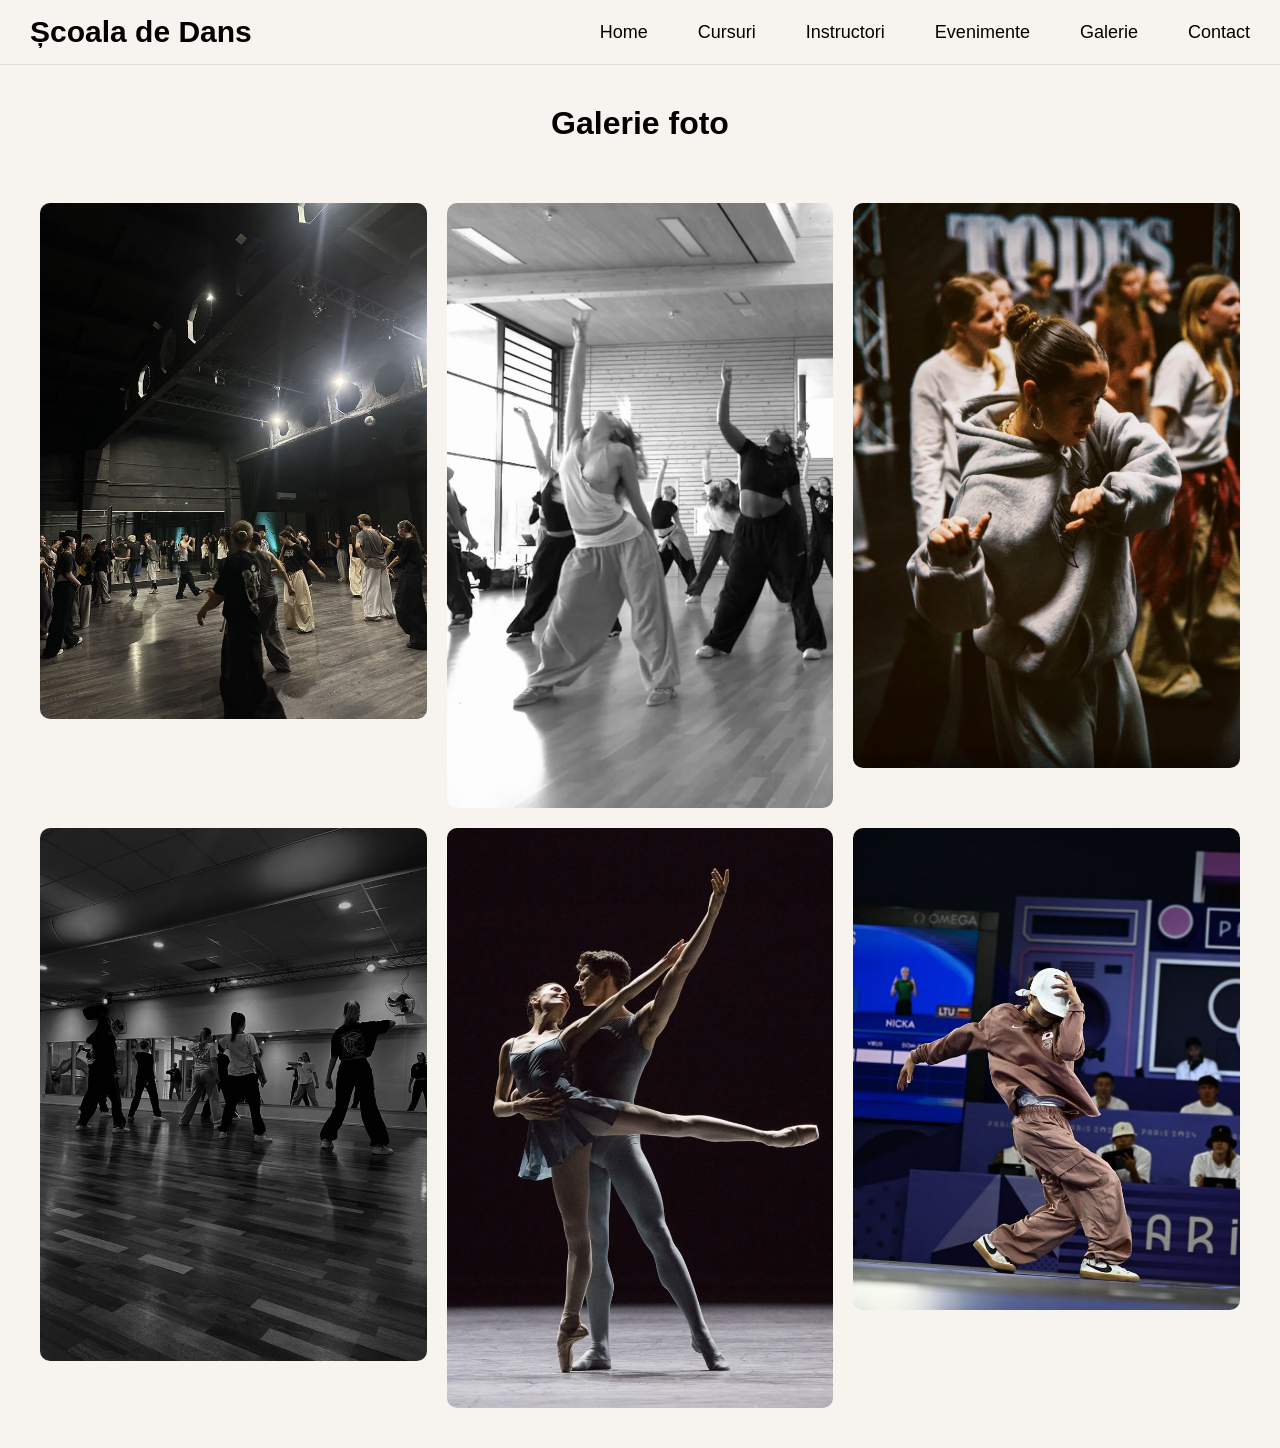
<file: versiunea-html-only/galerie.html>
<html lang="en">
<head>
    <meta charset="UTF-8">
    <meta name="viewport" content="width=device-width, initial-scale=1.0">
    <title>Școala de Dans</title>

    <style>
        body {
            margin: 0;
            font-family: Arial, sans-serif;
            background: #F7F4EF;
            color: black;
        }

        nav a {
            color: black;
            text-decoration: none;
        }

        nav a:hover {
            text-decoration: underline;
        }
    </style>
</head>
<body>

    <div style="display:flex; justify-content:space-between; align-items:center; padding:15px 30px; border-bottom:1px solid #ddd;">
        <div style="font-size:30px; font-weight:bold;">
            Școala de Dans
        </div>

        <nav style="display:flex; gap:50px; font-size:18px;">
            <a href="index.html">Home</a>
            <a href="cursuri.html">Cursuri</a>
            <a href="instructorii.html">Instructori</a>
            <a href="evenimente.html">Evenimente</a>
            <a href="galerie.html">Galerie</a>
            <a href="contact.html">Contact</a>
        </nav>
    </div>

    <h1 style="text-align:center; margin-top:40px;">
    Galerie foto
    </h1>

    <div style="display:grid; grid-template-columns:repeat(3, 1fr); gap:20px; padding:40px;">
    
        <img src="images/gal1.jpg" style="width:100%; border-radius:10px;">
        <img src="images/gal2.jpg" style="width:100%; border-radius:10px;">
        <img src="images/gal3.jpg" style="width:100%; border-radius:10px;">
        <img src="images/gal4.jpg" style="width:100%; border-radius:10px;">
        <img src="images/gal5.jpg" style="width:100%; border-radius:10px;">
        <img src="images/gal6.jpg" style="width:100%; border-radius:10px;">

    </div>

    

    



    


</body>
</html>
</file>
<file: versiunea-html-css/contact.css>
* {
    box-sizing: border-box;
    margin: 0;
    padding: 0;
}

body {
    font-family: Arial, sans-serif;
    background: #F7F4EF;
    color: black;
}

header {
    display: flex;
    justify-content: space-between;
    align-items: center;
    padding: 15px 30px;
    border-bottom: 1px solid #ddd;
}

.logo {
    font-size: 30px;
    font-weight: bold;
}

nav {
    display: flex;
    gap: 50px;
    font-size: 18px;
}

nav a {
    color: black;
    text-decoration: none;
}

nav a:hover {
    text-decoration: underline;
}

.contact-intro {
    text-align: center;
    padding: 50px 20px 0;
}

.contact-intro h1 {
    font-size: 36px;
    margin-bottom: 12px;
}

.contact-intro p {
    font-size: 17px;
    color: #555;
    max-width: 550px;
    margin: 0 auto;
    line-height: 1.8;
}

.container {
    display: flex;
    justify-content: center;
    align-items: flex-start;
    gap: 50px;
    padding: 40px 60px;
}

.left {
    display: flex;
    flex-direction: column;
    gap: 25px;
    flex: 1;
    max-width: 460px;
}

.card {
    padding: 30px;
    border: 1px solid #ddd;
    border-radius: 12px;
    background: #fff;
}

.card h2 {
    font-size: 20px;
    margin-bottom: 20px;
}

.card h3 {
    font-size: 17px;
    margin: 20px 0 10px;
}

.card p {
    font-size: 16px;
    line-height: 2;
    color: #333;
}

form {
    display: flex;
    flex-direction: column;
    gap: 14px;
}

input, textarea {
    width: 100%;
    padding: 12px;
    border: 1px solid #ccc;
    border-radius: 6px;
    font-size: 15px;
    font-family: Arial, sans-serif;
    background: #fafafa;
}

input:focus, textarea:focus {
    outline: none;
    border-color: #999;
    background: #fff;
}

textarea {
    height: 120px;
    resize: vertical;
}

button {
    background: black;
    color: white;
    padding: 13px;
    border: none;
    border-radius: 6px;
    cursor: pointer;
    font-size: 16px;
    font-family: Arial, sans-serif;
}

button:hover {
    background: #333;
}

.right {
    display: flex;
    flex-direction: column;
    gap: 20px;
    flex: 1;
    max-width: 460px;
}

.right img {
    width: 100%;
    border-radius: 12px;
    object-fit: cover;
    aspect-ratio: 4 / 3;
}

footer {
    background: #1a1a1a;
    color: #ccc;
    padding: 50px 60px 20px;
    margin-top: 20px;
}

.footer-grid {
    display: flex;
    justify-content: space-between;
    gap: 40px;
    padding-bottom: 40px;
    border-bottom: 1px solid #333;
}

.footer-col h4 {
    color: white;
    font-size: 16px;
    margin-bottom: 16px;
    text-transform: uppercase;
    letter-spacing: 1px;
}

.footer-col p,
.footer-col a {
    font-size: 14px;
    line-height: 2;
    color: #ccc;
    text-decoration: none;
    display: block;
}

.footer-col a:hover {
    color: white;
}

.footer-bottom {
    text-align: center;
    padding-top: 20px;
    font-size: 13px;
    color: #666;
}
</file>
<file: versiunea-html-css/cursuri.css>
* {
    box-sizing: border-box;
    margin: 0;
    padding: 0;
}

body {
    font-family: Arial, sans-serif;
    background: #F7F4EF;
    color: black;
}

header {
    display: flex;
    justify-content: space-between;
    align-items: center;
    padding: 15px 30px;
    border-bottom: 1px solid #ddd;
}

.logo {
    font-size: 30px;
    font-weight: bold;
}

nav {
    display: flex;
    gap: 50px;
    font-size: 18px;
}

nav a {
    color: black;
    text-decoration: none;
}

nav a:hover {
    text-decoration: underline;
}

.curs {
    display: flex;
    align-items: center;
    gap: 200px;
    margin-top: 50px;
    padding: 15px 60px;
    border-bottom: 1px solid #ddd;
}

.curs img {
    width: 200px;
    border-radius: 10px;
    flex-shrink: 0;
}

.curs-text {
    font-size: 18px;
    line-height: 1.8;
}

.curs-text h2 {
    margin-bottom: 10px;
}

footer {
    background: #1a1a1a;
    color: #ccc;
    padding: 50px 60px 20px;
    margin-top: 60px;
}

.footer-grid {
    display: flex;
    justify-content: space-between;
    gap: 40px;
    padding-bottom: 40px;
    border-bottom: 1px solid #333;
}

.footer-col h4 {
    color: white;
    font-size: 16px;
    margin-bottom: 16px;
    text-transform: uppercase;
    letter-spacing: 1px;
}

.footer-col p,
.footer-col a {
    font-size: 14px;
    line-height: 2;
    color: #ccc;
    text-decoration: none;
    display: block;
}

.footer-col a:hover {
    color: white;
}

.footer-bottom {
    text-align: center;
    padding-top: 20px;
    font-size: 13px;
    color: #666;
}
</file>
<file: versiunea-html-css/evenimente.css>
* {
    box-sizing: border-box;
    margin: 0;
    padding: 0;
}

body {
    font-family: Arial, sans-serif;
    background: #F7F4EF;
    color: black;
}

header {
    display: flex;
    justify-content: space-between;
    align-items: center;
    padding: 15px 30px;
    border-bottom: 1px solid #ddd;
}

.logo {
    font-size: 30px;
    font-weight: bold;
}

nav {
    display: flex;
    gap: 50px;
    font-size: 18px;
}

nav a {
    color: black;
    text-decoration: none;
}

nav a:hover {
    text-decoration: underline;
}

main {
    max-width: 900px;
    margin: 0 auto;
    padding: 60px 20px;
    display: flex;
    flex-direction: column;
    gap: 40px;
}

.eveniment {
    background: #fff;
    border-radius: 12px;
    border: 2px solid #000;
    overflow: hidden;
}

.eveniment-header {
    background: #1a1a1a;
    color: white;
    padding: 20px 30px;
    display: flex;
    align-items: center;
    gap: 15px;
}

.eveniment-header .emoji {
    font-size: 32px;
}

.eveniment-header h2 {
    font-size: 22px;
    font-weight: bold;
}

.eveniment-data {
    font-size: 13px;
    color: #aaa;
    margin-top: 4px;
    font-weight: normal;
}

.eveniment-body {
    padding: 25px 30px;
    font-size: 17px;
    line-height: 1.9;
    color: #222;
}

.inscrieri {
    background: #fff;
    border-radius: 12px;
    border: 2px dashed #bbb;
    padding: 35px 30px;
    text-align: center;
}

.inscrieri h2 {
    font-size: 22px;
    margin-bottom: 15px;
}

.inscrieri p {
    font-size: 17px;
    line-height: 1.9;
    color: #333;
    margin-bottom: 20px;
}

.btn-contact {
    display: inline-block;
    background: black;
    color: white;
    padding: 12px 30px;
    text-decoration: none;
    border-radius: 6px;
    font-size: 16px;
    transition: background 0.2s;
}

.btn-contact:hover {
    background: #333;
}

footer {
    background: #1a1a1a;
    color: #ccc;
    padding: 50px 60px 20px;
    margin-top: 20px;
}

.footer-grid {
    display: flex;
    justify-content: space-between;
    gap: 40px;
    padding-bottom: 40px;
    border-bottom: 1px solid #333;
}

.footer-col h4 {
    color: white;
    font-size: 16px;
    margin-bottom: 16px;
    text-transform: uppercase;
    letter-spacing: 1px;
}

.footer-col p,
.footer-col a {
    font-size: 14px;
    line-height: 2;
    color: #ccc;
    text-decoration: none;
    display: block;
}

.footer-col a:hover {
    color: white;
}

.footer-bottom {
    text-align: center;
    padding-top: 20px;
    font-size: 13px;
    color: #666;
}
</file>
<file: versiunea-html-css/galerie.css>
* {
    box-sizing: border-box;
    margin: 0;
    padding: 0;
}

body {
    font-family: Arial, sans-serif;
    background: #F7F4EF;
    color: black;
}

header {
    display: flex;
    justify-content: space-between;
    align-items: center;
    padding: 15px 30px;
    border-bottom: 1px solid #ddd;
}

.logo {
    font-size: 30px;
    font-weight: bold;
}

nav {
    display: flex;
    gap: 50px;
    font-size: 18px;
}

nav a {
    color: black;
    text-decoration: none;
}

nav a:hover {
    text-decoration: underline;
}

.galerie-intro {
    text-align: center;
    padding: 50px 20px 10px;
}

.galerie-intro h1 {
    font-size: 36px;
    margin-bottom: 15px;
}

.galerie-intro p {
    font-size: 17px;
    color: #555;
    max-width: 600px;
    margin: 0 auto;
    line-height: 1.8;
}

.galerie-grid {
    display: grid;
    grid-template-columns: repeat(3, 1fr);
    gap: 16px;
    padding: 40px 60px;
}

.galerie-grid img {
    width: 100%;
    aspect-ratio: 4 / 3;
    object-fit: cover;
    border-radius: 10px;
    display: block;
    transition: transform 0.3s ease, box-shadow 0.3s ease;
}

.galerie-grid img:hover {
    transform: scale(1.03);
    box-shadow: 0 8px 24px rgba(0, 0, 0, 0.15);
}

footer {
    background: #1a1a1a;
    color: #ccc;
    padding: 50px 60px 20px;
    margin-top: 20px;
}

.footer-grid {
    display: flex;
    justify-content: space-between;
    gap: 40px;
    padding-bottom: 40px;
    border-bottom: 1px solid #333;
}

.footer-col h4 {
    color: white;
    font-size: 16px;
    margin-bottom: 16px;
    text-transform: uppercase;
    letter-spacing: 1px;
}

.footer-col p,
.footer-col a {
    font-size: 14px;
    line-height: 2;
    color: #ccc;
    text-decoration: none;
    display: block;
}

.footer-col a:hover {
    color: white;
}

.footer-bottom {
    text-align: center;
    padding-top: 20px;
    font-size: 13px;
    color: #666;
}
</file>
<file: versiunea-html-css/instructori.css>
* {
    box-sizing: border-box;
    margin: 0;
    padding: 0;
}

body {
    font-family: Arial, sans-serif;
    background: #F7F4EF;
    color: black;
}

header {
    display: flex;
    justify-content: space-between;
    align-items: center;
    padding: 15px 30px;
    border-bottom: 1px solid #ddd;
}

.logo {
    font-size: 30px;
    font-weight: bold;
}

nav {
    display: flex;
    gap: 50px;
    font-size: 18px;
}

nav a {
    color: black;
    text-decoration: none;
}

nav a:hover {
    text-decoration: underline;
}

.instructor {
    display: flex;
    align-items: center;
    gap: 200px;
    margin-top: 50px;
    padding: 15px 60px;
    border-bottom: 1px solid #ddd;
}

.instructor img {
    width: 300px;
    border-radius: 10px;
    flex-shrink: 0;
}

.instructor-text {
    font-size: 18px;
    line-height: 1.8;
}

.instructor-text h2 {
    margin-bottom: 10px;
}

footer {
    background: #1a1a1a;
    color: #ccc;
    padding: 50px 60px 20px;
    margin-top: 60px;
}

.footer-grid {
    display: flex;
    justify-content: space-between;
    gap: 40px;
    padding-bottom: 40px;
    border-bottom: 1px solid #333;
}

.footer-col h4 {
    color: white;
    font-size: 16px;
    margin-bottom: 16px;
    text-transform: uppercase;
    letter-spacing: 1px;
}

.footer-col p,
.footer-col a {
    font-size: 14px;
    line-height: 2;
    color: #ccc;
    text-decoration: none;
    display: block;
}

.footer-col a:hover {
    color: white;
}

.footer-bottom {
    text-align: center;
    padding-top: 20px;
    font-size: 13px;
    color: #666;
}
</file>
